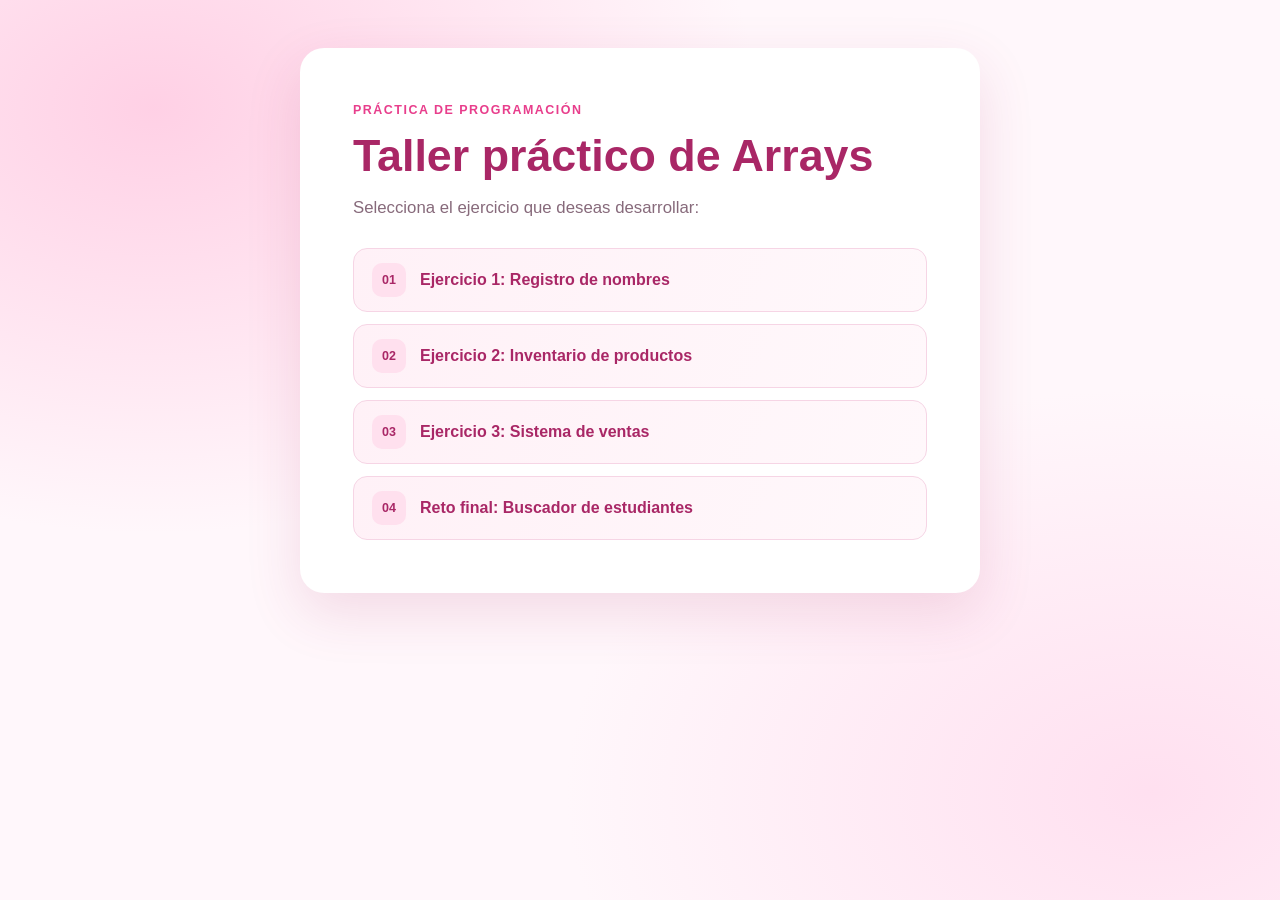
<file: index.html>
<!DOCTYPE html>
<html lang="es">
<head>
    <meta charset="UTF-8">
    <meta name="viewport" content="width=device-width, initial-scale=1.0">
    <title>Taller práctico de arrays</title>
    <link rel="stylesheet" href="css/styles.css">
</head>
<body>
    <main class="panel">
        <p class="eyebrow">Práctica de programación</p>
        <h1>Taller práctico de Arrays</h1>
        <p class="intro">Selecciona el ejercicio que deseas desarrollar:</p>
        <ol class="exercise-list">
            <li><a href="ejercicio1.html">Ejercicio 1: Registro de nombres</a></li>
            <li><a href="ejercicio2.html">Ejercicio 2: Inventario de productos</a></li>
            <li><a href="ejercicio3.html">Ejercicio 3: Sistema de ventas</a></li>
            <li><a href="ejercicio4.html">Reto final: Buscador de estudiantes</a></li>
        </ol>
    </main>
</body>
</html>
</file>
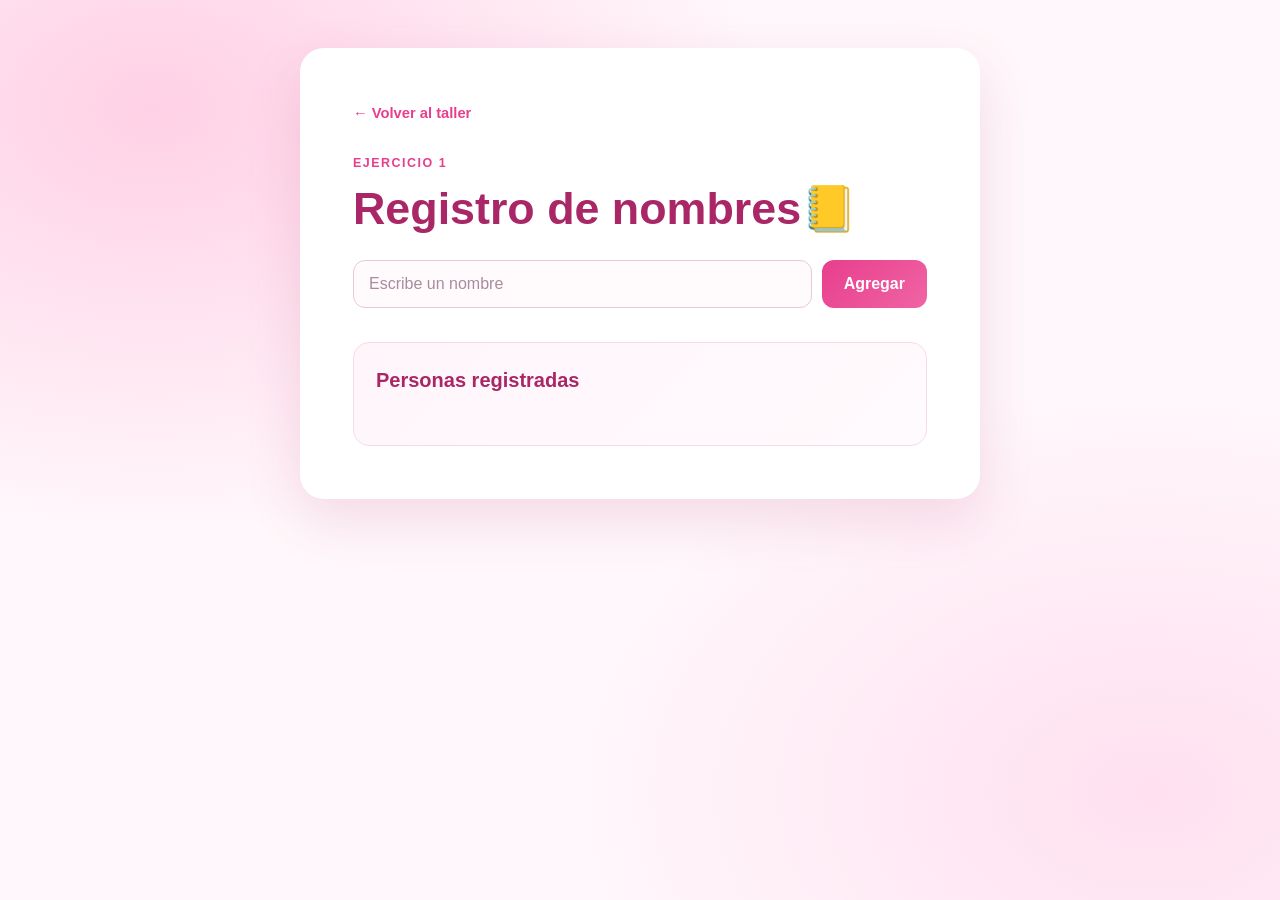
<file: ejercicio1.html>
<!DOCTYPE html>
<html lang="es">
<head>
    <meta charset="UTF-8">
    <meta name="viewport" content="width=device-width, initial-scale=1.0">
    <title>Registro de nombres📒</title>
    <link rel="stylesheet" href="css/styles.css">
</head>
<body>
    <main class="panel">
        <a class="back-link" href="index.html">← Volver al taller</a>
        <p class="eyebrow">Ejercicio 1</p>
        <h1>Registro de nombres📒</h1>
        <div class="form-row">
            <input type="text" id="nombre" placeholder="Escribe un nombre" aria-label="Nombre">
            <button type="button" onclick="agregarNombre()">Agregar</button>
        </div>
        <section class="results" aria-labelledby="registered-heading">
            <h2 id="registered-heading">Personas registradas</h2>
            <ul id="lista"></ul>
            <p id="cantidad" aria-live="polite"></p>
        </section>
    </main>
    <script src="js/ejercicio1.js"></script>
</body>
</html>
</file>
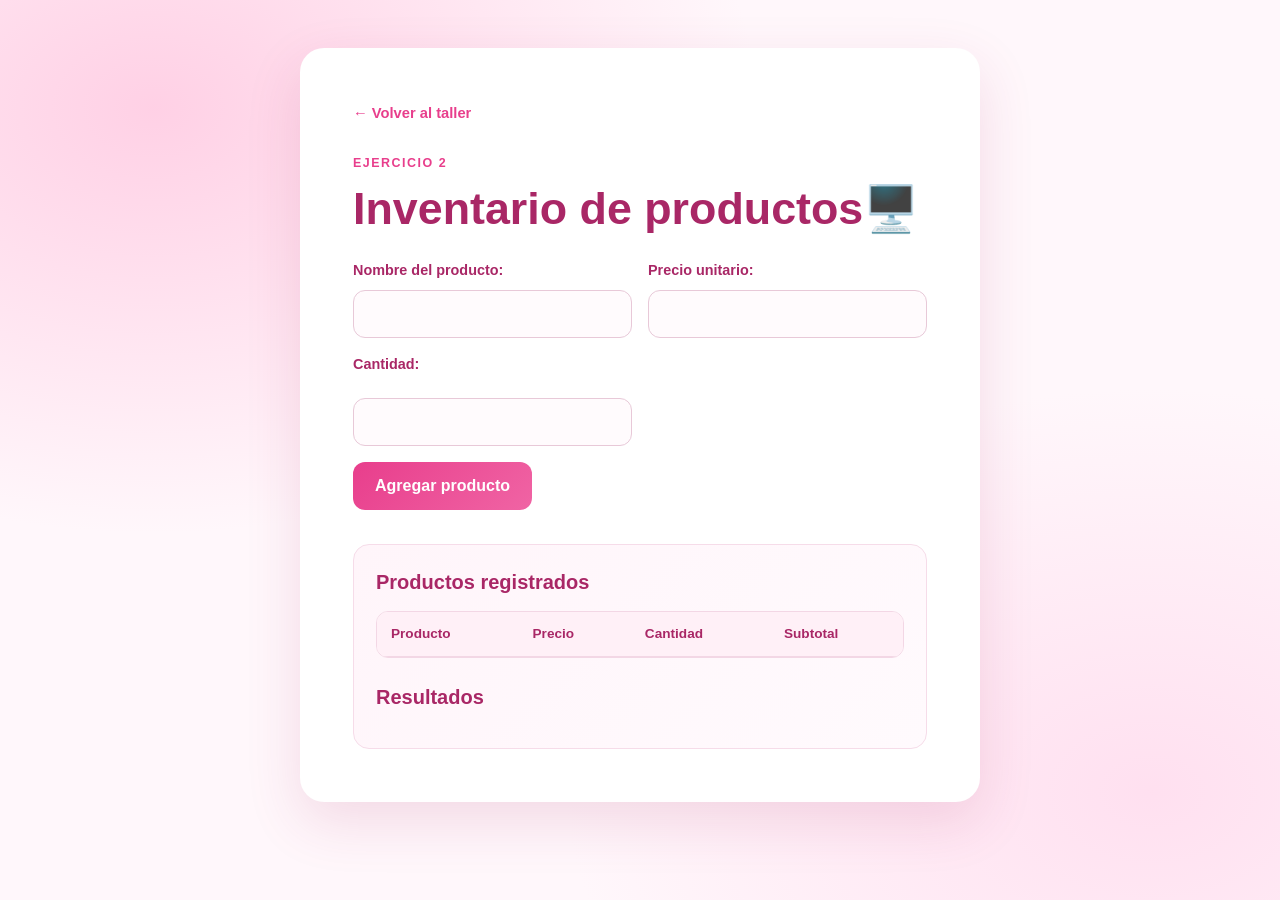
<file: ejercicio2.html>
<!DOCTYPE html>
<html lang="es">
<head>
    <meta charset="UTF-8">
    <meta name="viewport" content="width=device-width, initial-scale=1.0">
    <title>Inventario de productos🖥️</title>
    <link rel="stylesheet" href="css/styles.css">
</head>
<body>
    <main class="panel">
        <a class="back-link" href="index.html">← Volver al taller</a>
        <p class="eyebrow">Ejercicio 2</p>
        <h1>Inventario de productos🖥️</h1>
        <form id="formulario" class="inventory-form">
            <label for="producto">Nombre del producto:
                <input type="text" id="producto" required>
            </label>
            <label for="precio">Precio unitario:
                <input type="number" id="precio" min="0.01" step="0.01" required>
            </label>
            <label for="cantidad">Cantidad:
                <input type="number" id="cantidad" min="1" step="1" required>
            </label>
            <button type="button" onclick="agregarProducto()">Agregar producto</button>
        </form>
        <section class="results inventory-results">
            <h2>Productos registrados</h2>
            <div class="table-wrap">
                <table>
                    <thead>
                        <tr>
                            <th>Producto</th>
                            <th>Precio</th>
                            <th>Cantidad</th>
                            <th>Subtotal</th>
                        </tr>
                    </thead>
                    <tbody id="tabla"></tbody>
                </table>
            </div>
            <h2>Resultados</h2>
            <p id="total"></p>
        </section>
    </main>
    <script src="js/ejercicio2.js"></script>
</body>
</html>
</file>
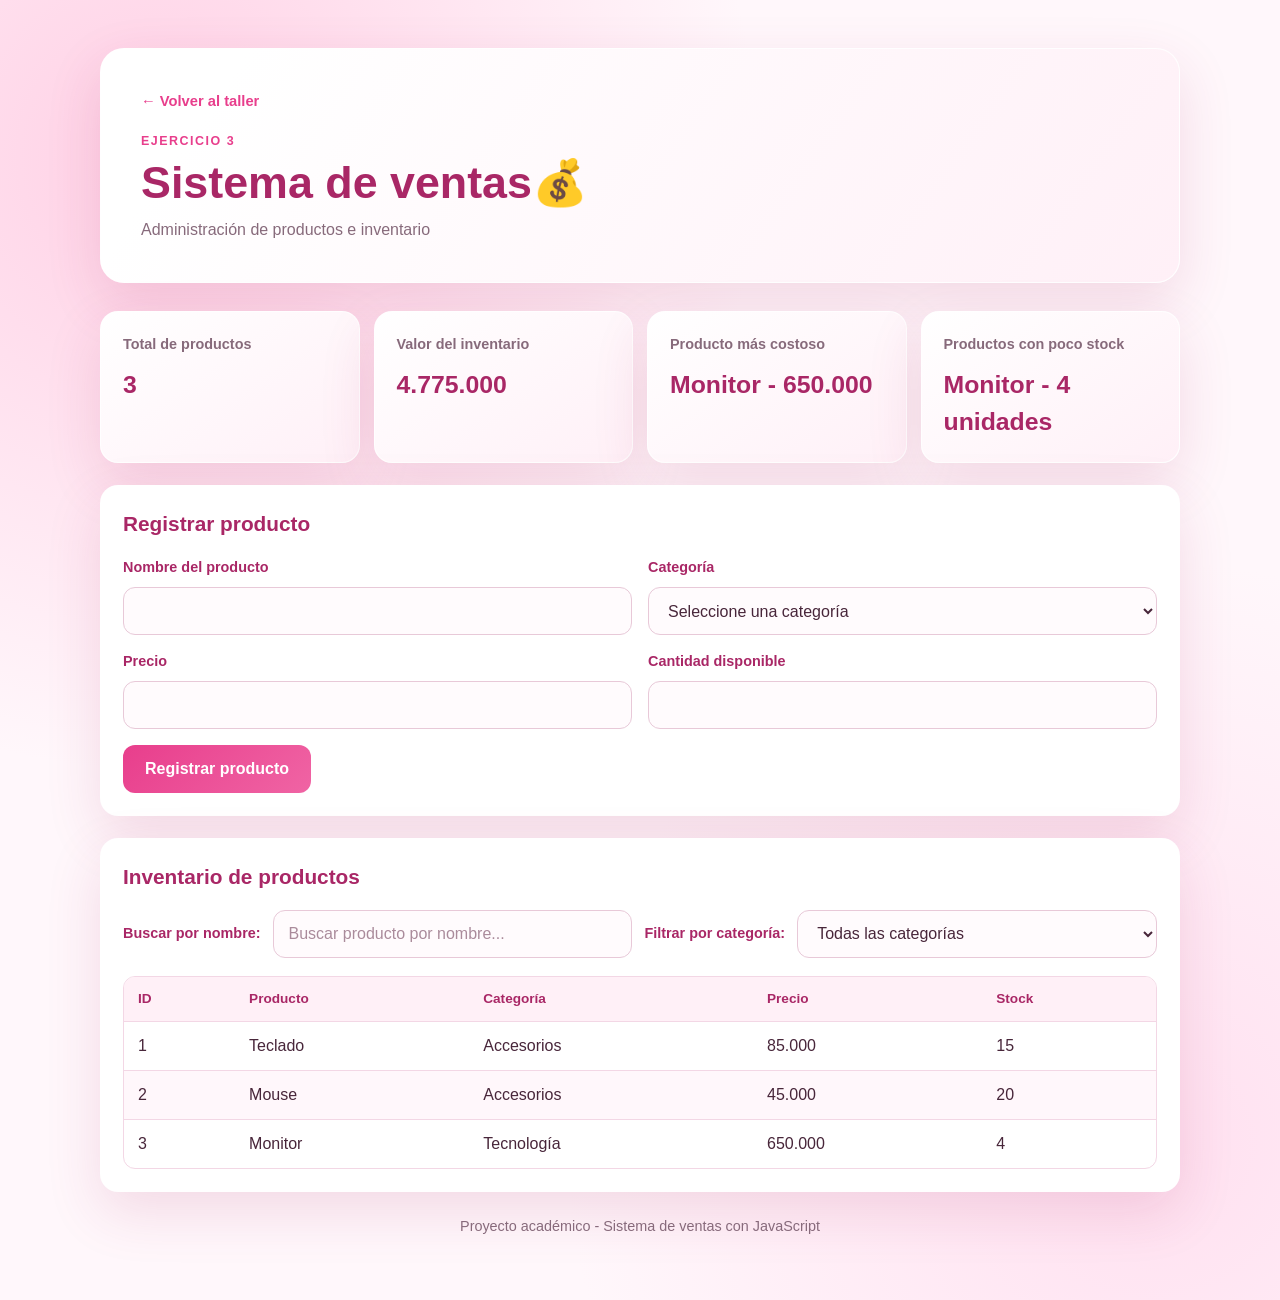
<file: ejercicio3.html>
<!DOCTYPE html>
<html lang="es">
<head>
    <meta charset="UTF-8">
    <meta name="viewport" content="width=device-width, initial-scale=1.0">
    <title>Sistema de Ventas💰</title>
    <link rel="stylesheet" href="css/styles.css">
</head>
<body>
    <header class="sales-header">
        <a class="back-link" href="index.html">← Volver al taller</a>
        <p class="eyebrow">Ejercicio 3</p>
        <h1>Sistema de ventas💰</h1>
        <p>Administración de productos e inventario</p>
    </header>
    <main class="sales-main">
        <section class="resumen">
            <div class="tarjeta">
                <h3>Total de productos</h3>
                <p id="totalProductos">0</p>
            </div>
            <div class="tarjeta">
                <h3>Valor del inventario</h3>
                <p id="valorInventario">$0</p>
            </div>
            <div class="tarjeta">
                <h3>Producto más costoso</h3>
                <p id="productoCostoso">Sin productos</p>
            </div>
            <div class="tarjeta">
                <h3>Productos con poco stock</h3>
                <p id="pocoStock">0</p>
            </div>
        </section>
        <section class="contenedor">
            <h2>Registrar producto</h2>
            <form id="formularioProducto">
                <div class="grupo">
                    <label for="nombre">Nombre del producto</label>
                    <input type="text" id="nombre" required>
                </div>
                <div class="grupo">
                    <label for="categoria">Categoría</label>
                    <select id="categoria" required>
                        <option value="">Seleccione una categoría</option>
                        <option value="Tecnología">Tecnología</option>
                        <option value="Accesorios">Accesorios</option>
                        <option value="Oficina">Oficina</option>
                        <option value="Hogar">Hogar</option>
                    </select>
                </div>
                <div class="grupo">
                    <label for="precio">Precio</label>
                    <input type="number" id="precio" min="0.01" step="0.01" required>
                </div>
                <div class="grupo">
                    <label for="stock">Cantidad disponible</label>
                    <input type="number" id="stock" min="0" step="1" required>
                </div>
                <button type="submit" id="btnGuardar">
                    Registrar producto
                </button>
            </form>
        </section>
        <section class="contenedor">
            <h2>Inventario de productos</h2>
            <div class="filtros">
                <label for="buscar">Buscar por nombre:</label>
                <input
                    type="text"
                    id="buscar"
                    placeholder="Buscar producto por nombre..."
                >
                <label for="filtroCategoria">Filtrar por categoría:</label>
                <select id="filtroCategoria">
                    <option value="">Todas las categorías</option>
                    <option value="Tecnología">Tecnología</option>
                    <option value="Accesorios">Accesorios</option>
                    <option value="Oficina">Oficina</option>
                    <option value="Hogar">Hogar</option>
                </select>
            </div>
            <p id="mensaje"></p>
            <div class="tabla-contenedor">
                <table>
                    <thead>
                        <tr>
                            <th>ID</th>
                            <th>Producto</th>
                            <th>Categoría</th>
                            <th>Precio</th>
                            <th>Stock</th>
                        </tr>
                    </thead>
                    <tbody id="tablaProductos">
                    </tbody>
                </table>
            </div>
        </section>
    </main>
    <footer class="sales-footer">
        <p>Proyecto académico - Sistema de ventas con JavaScript</p>
    </footer>
    <script src="js/ejercicio3.js"></script>
</body>
</html>
</file>
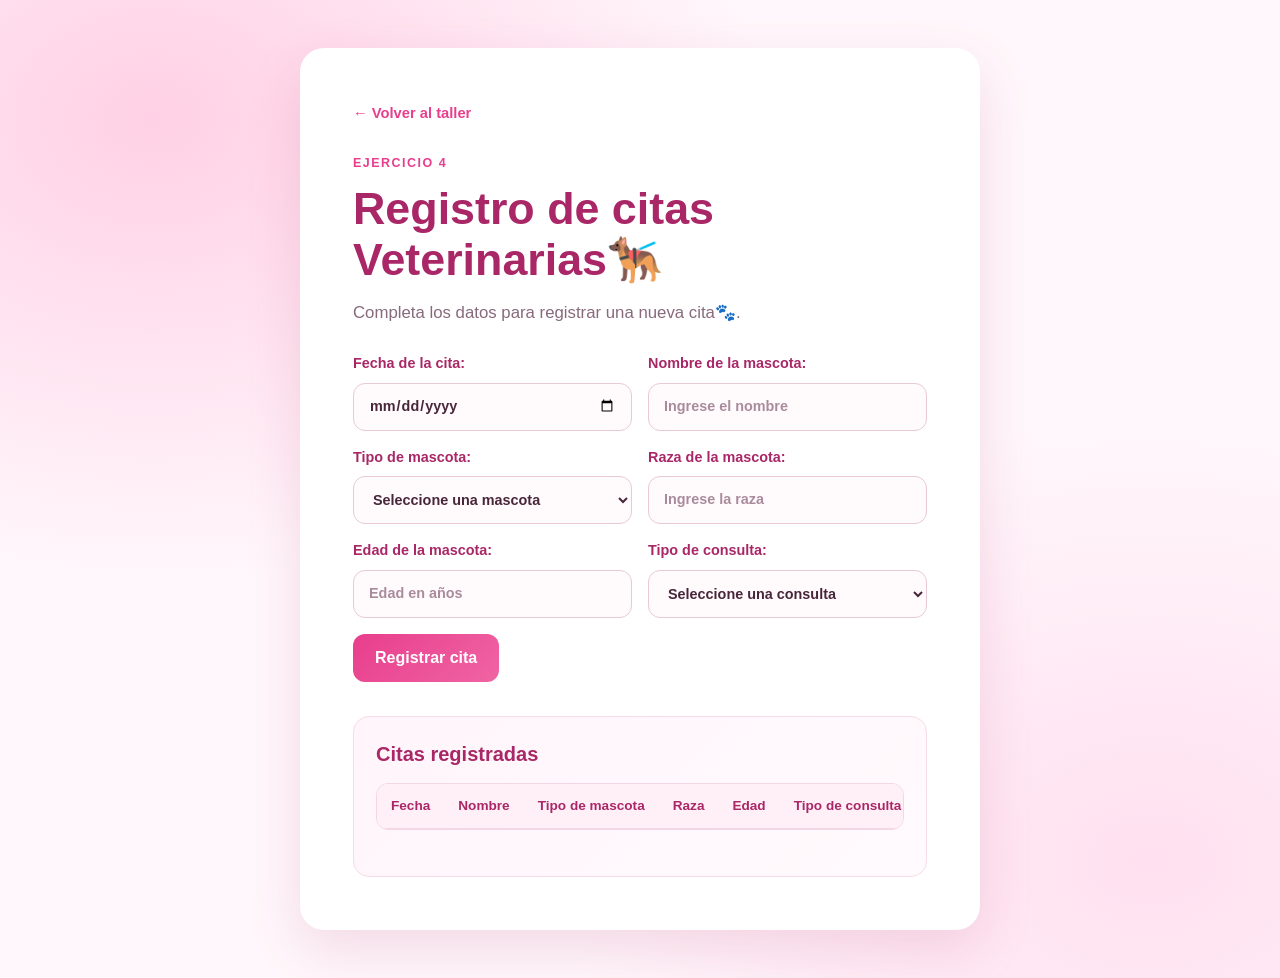
<file: ejercicio4.html>
<!DOCTYPE html>
<html lang="es">
<head>
    <meta charset="UTF-8">
    <meta name="viewport" content="width=device-width, initial-scale=1.0">
    <title>Registro de Citas Veterinarias🐕‍🦺</title>
    <link rel="stylesheet" href="css/styles.css">
</head>
<body>
    <main class="panel">
        <a class="back-link" href="index.html">← Volver al taller</a>
        <p class="eyebrow">Ejercicio 4</p>
        <h1>Registro de citas Veterinarias🐕‍🦺</h1>
        <p class="intro">Completa los datos para registrar una nueva cita🐾.</p>

        <form id="formularioCita" class="inventory-form">
            <label for="fecha">Fecha de la cita:
                <input type="date" id="fecha" required>
            </label>

            <label for="nombre">Nombre de la mascota:
                <input type="text" id="nombre" placeholder="Ingrese el nombre" required>
            </label>

            <label for="tipo">Tipo de mascota:
                <select id="tipo" required>
                    <option value="">Seleccione una mascota</option>
                    <option value="Perro">Perro</option>
                    <option value="Gato">Gato</option>  
                </select>
            </label>

            <label for="raza">Raza de la mascota:
                <input type="text" id="raza" placeholder="Ingrese la raza" required>
            </label>

            <label for="edad">Edad de la mascota:
                <input type="number" id="edad" min="0" placeholder="Edad en años" required>
            </label>

            <label for="consulta">Tipo de consulta:
                <select id="consulta" required>
                    <option value="">Seleccione una consulta</option>
                    <option value="Cita">Cita médica</option>
                    <option value="Baño y estética">Baño y estética</option>
                    <option value="Vacunación">Vacunación</option>
                    <option value="Urgencia">Urgencia</option>
                </select>
            </label>

            <button type="button" onclick="registrarCita()">Registrar cita</button>
        </form>

        <section class="results inventory-results">
            <h2>Citas registradas</h2>
            <div class="table-wrap">
                <table>
                    <thead>
                        <tr>
                            <th>Fecha</th>
                            <th>Nombre</th>
                            <th>Tipo de mascota</th>
                            <th>Raza</th>
                            <th>Edad</th>
                            <th>Tipo de consulta</th>
                        </tr>
                    </thead>
                    <tbody id="listaCitas"></tbody>
                </table>
            </div>
        </section>
    </main>
    <script src="js/ejercicio4.js"></script>
</body>
</html>
</file>
<file: css/styles.css>
:root {
    color-scheme: light;
    --pink: #e83e8c;
    --pink-dark: #a92766;
    --pink-soft: #fff0f7;
    --pink-light: #ffe0ee;
    --ink: #48263a;
    --muted: #876a7b;
    --surface: #ffffff;
    --border: #f3d7e5;
    --shadow: 0 20px 55px rgba(169, 39, 102, 0.14);
}

* {
    box-sizing: border-box;
}

body {
    min-height: 100vh;
    margin: 0;
    padding: 48px 20px;
    background:
        radial-gradient(ellipse at 12% 12%, rgba(255, 192, 220, 0.7), transparent 38%),
        radial-gradient(ellipse at 90% 88%, rgba(255, 218, 237, 0.8), transparent 36%),
        #fff7fb;
    color: var(--ink);
    font-family: "Segoe UI", Tahoma, Geneva, Verdana, sans-serif;
    line-height: 1.5;
}

.panel {
    width: min(100%, 680px);
    margin: 0 auto;
    padding: clamp(28px, 6vw, 52px);
    border: 1px solid rgba(255, 255, 255, 0.95);
    border-radius: 24px;
    background: var(--surface);
    box-shadow: var(--shadow);
}

.eyebrow {
    margin: 0 0 10px;
    color: var(--pink);
    font-size: 0.78rem;
    font-weight: 800;
    letter-spacing: 0.12em;
    text-transform: uppercase;
}

h1 {
    margin: 0;
    color: var(--pink-dark);
    font-size: clamp(2rem, 6vw, 2.8rem);
    line-height: 1.15;
}

.intro {
    margin: 14px 0 28px;
    color: var(--muted);
    font-size: 1.05rem;
}

.exercise-list {
    display: grid;
    gap: 12px;
    margin: 0;
    padding: 0;
    list-style: none;
    counter-reset: exercise;
}

.exercise-list li {
    counter-increment: exercise;
}

.exercise-list a {
    display: flex;
    align-items: center;
    gap: 14px;
    min-height: 60px;
    padding: 14px 18px;
    border: 1px solid #f6d5e5;
    border-radius: 14px;
    background: linear-gradient(110deg, #fff1f7, #fff8fb);
    color: var(--pink-dark);
    font-weight: 700;
    text-decoration: none;
    transition: transform 160ms ease, border-color 160ms ease, box-shadow 160ms ease;
}

.exercise-list a::before {
    content: counter(exercise, decimal-leading-zero);
    display: grid;
    width: 34px;
    height: 34px;
    flex: 0 0 34px;
    place-items: center;
    border-radius: 10px;
    background: var(--pink-light);
    color: var(--pink-dark);
    font-size: 0.78rem;
    font-weight: 800;
}

.exercise-list a:hover {
    transform: translateY(-2px);
    border-color: #ef9bc1;
    box-shadow: 0 8px 18px rgba(169, 39, 102, 0.13);
}

.back-link {
    display: inline-block;
    margin-bottom: 30px;
    color: var(--pink);
    font-size: 0.92rem;
    font-weight: 700;
    text-decoration: none;
}

.back-link:hover {
    color: var(--pink-dark);
    text-decoration: underline;
}

.form-row {
    display: flex;
    gap: 10px;
    margin: 26px 0 34px;
}

input,
button {
    min-height: 48px;
    border-radius: 12px;
    font: inherit;
}

input {
    width: 100%;
    min-width: 0;
    padding: 0 15px;
    border: 1px solid #e8c9d8;
    outline: none;
    background: #fffbfd;
    color: var(--ink);
    transition: border-color 160ms ease, box-shadow 160ms ease;
}

input::placeholder {
    color: #aa8b9b;
}

input:focus {
    border-color: var(--pink);
    box-shadow: 0 0 0 4px rgba(232, 62, 140, 0.14);
}

button {
    padding: 0 22px;
    border: 0;
    background: linear-gradient(135deg, var(--pink), #f064a4);
    color: #ffffff;
    cursor: pointer;
    font-weight: 700;
    transition: transform 160ms ease, box-shadow 160ms ease;
}

button:hover {
    transform: translateY(-1px);
    box-shadow: 0 7px 16px rgba(232, 62, 140, 0.27);
}

button:focus-visible,
a:focus-visible {
    outline: 3px solid #f7a9cc;
    outline-offset: 3px;
}

.results {
    padding: 22px;
    border: 1px solid #f6dce9;
    border-radius: 16px;
    background: linear-gradient(135deg, #fff5fa, #fffafd);
}

.results h2 {
    margin: 0 0 14px;
    color: var(--pink-dark);
    font-size: 1.25rem;
}

.inventory-form {
    display: grid;
    grid-template-columns: repeat(2, minmax(0, 1fr));
    gap: 16px;
    margin: 26px 0 34px;
}

.inventory-form label {
    display: grid;
    gap: 8px;
    color: var(--pink-dark);
    font-size: 0.9rem;
    font-weight: 700;
}

.inventory-form button {
    grid-column: 1 / -1;
    justify-self: start;
}

.inventory-results {
    min-width: 0;
}

.table-wrap {
    overflow-x: auto;
    margin-bottom: 24px;
    border: 1px solid var(--border);
    border-radius: 12px;
    background: rgba(255, 255, 255, 0.85);
}

table {
    width: 100%;
    border-collapse: collapse;
    text-align: left;
}

th,
td {
    padding: 12px 14px;
    border-bottom: 1px solid var(--border);
    white-space: nowrap;
}

th {
    background: var(--pink-soft);
    color: var(--pink-dark);
    font-size: 0.85rem;
}

td {
    color: var(--ink);
}

tbody tr:last-child td {
    border-bottom: 0;
}

.inventory-results #total {
    margin: 0;
    color: var(--pink-dark);
    font-weight: 700;
}

.results ul {
    display: grid;
    gap: 8px;
    margin: 0;
    padding-left: 20px;
}

.results li {
    padding: 8px 10px;
    border-radius: 8px;
    background: rgba(255, 255, 255, 0.85);
}

#cantidad {
    margin: 14px 0 0;
    color: var(--muted);
    font-size: 0.92rem;
    font-weight: 600;
}

.sales-header {
    width: min(100%, 1080px);
    margin: 0 auto 28px;
    padding: clamp(24px, 5vw, 40px);
    border: 1px solid rgba(255, 255, 255, 0.95);
    border-radius: 24px;
    background: linear-gradient(125deg, #fff 12%, #fff0f7 100%);
    box-shadow: var(--shadow);
}

.sales-header .back-link {
    margin-bottom: 20px;
}

.sales-header .eyebrow {
    margin-bottom: 6px;
}

.sales-header > p:last-child {
    margin: 10px 0 0;
    color: var(--muted);
}

.sales-main {
    display: grid;
    width: min(100%, 1080px);
    gap: 22px;
    margin: 0 auto;
}

.resumen {
    display: grid;
    grid-template-columns: repeat(4, minmax(0, 1fr));
    gap: 14px;
}

.tarjeta,
.contenedor {
    min-width: 0;
    padding: 22px;
    border: 1px solid rgba(255, 255, 255, 0.95);
    border-radius: 18px;
    background: var(--surface);
    box-shadow: var(--shadow);
}

.tarjeta {
    background: linear-gradient(145deg, #fff, var(--pink-soft));
}

.tarjeta h3 {
    margin: 0 0 10px;
    color: var(--muted);
    font-size: 0.9rem;
}

.tarjeta p {
    margin: 0;
    color: var(--pink-dark);
    font-size: clamp(1.15rem, 3vw, 1.55rem);
    font-weight: 800;
    overflow-wrap: anywhere;
}

.contenedor h2 {
    margin: 0 0 18px;
    color: var(--pink-dark);
    font-size: 1.3rem;
}

#formularioProducto {
    display: grid;
    grid-template-columns: repeat(2, minmax(0, 1fr));
    gap: 16px;
}

.grupo {
    display: grid;
    gap: 8px;
}

.grupo label,
.filtros label {
    color: var(--pink-dark);
    font-size: 0.9rem;
    font-weight: 700;
}

select {
    width: 100%;
    min-width: 0;
    min-height: 48px;
    padding: 0 15px;
    border: 1px solid #e8c9d8;
    border-radius: 12px;
    outline: none;
    background: #fffbfd;
    color: var(--ink);
    font: inherit;
}

select:focus {
    border-color: var(--pink);
    box-shadow: 0 0 0 4px rgba(232, 62, 140, 0.14);
}

#formularioProducto button {
    grid-column: 1 / -1;
    justify-self: start;
}

.filtros {
    display: grid;
    grid-template-columns: auto minmax(0, 1fr) auto minmax(0, 1fr);
    align-items: center;
    gap: 12px;
    margin-bottom: 18px;
}

.tabla-contenedor {
    overflow-x: auto;
    border: 1px solid var(--border);
    border-radius: 12px;
    background: rgba(255, 255, 255, 0.85);
}

.tabla-contenedor table {
    min-width: 600px;
}

.tabla-contenedor tbody tr:nth-child(even) {
    background: #fff7fb;
}

.tabla-contenedor tbody tr:hover {
    background: var(--pink-soft);
}

#mensaje {
    color: var(--pink-dark);
    font-weight: 600;
}

.sales-footer {
    width: min(100%, 1080px);
    margin: 24px auto 0;
    color: var(--muted);
    text-align: center;
    font-size: 0.9rem;
}

@media (max-width: 480px) {
    body {
        padding: 24px 14px;
    }

    .panel {
        border-radius: 18px;
    }

    .form-row {
        flex-direction: column;
    }

    .inventory-form {
        grid-template-columns: 1fr;
    }

    .inventory-form button {
        grid-column: auto;
        justify-self: stretch;
    }

    .resumen {
        grid-template-columns: repeat(2, minmax(0, 1fr));
    }

    .tarjeta,
    .contenedor {
        padding: 18px;
    }

    #formularioProducto,
    .filtros {
        grid-template-columns: 1fr;
    }

    #formularioProducto button {
        grid-column: auto;
        justify-self: stretch;
    }

    button {
        width: 100%;
    }
}
</file>
